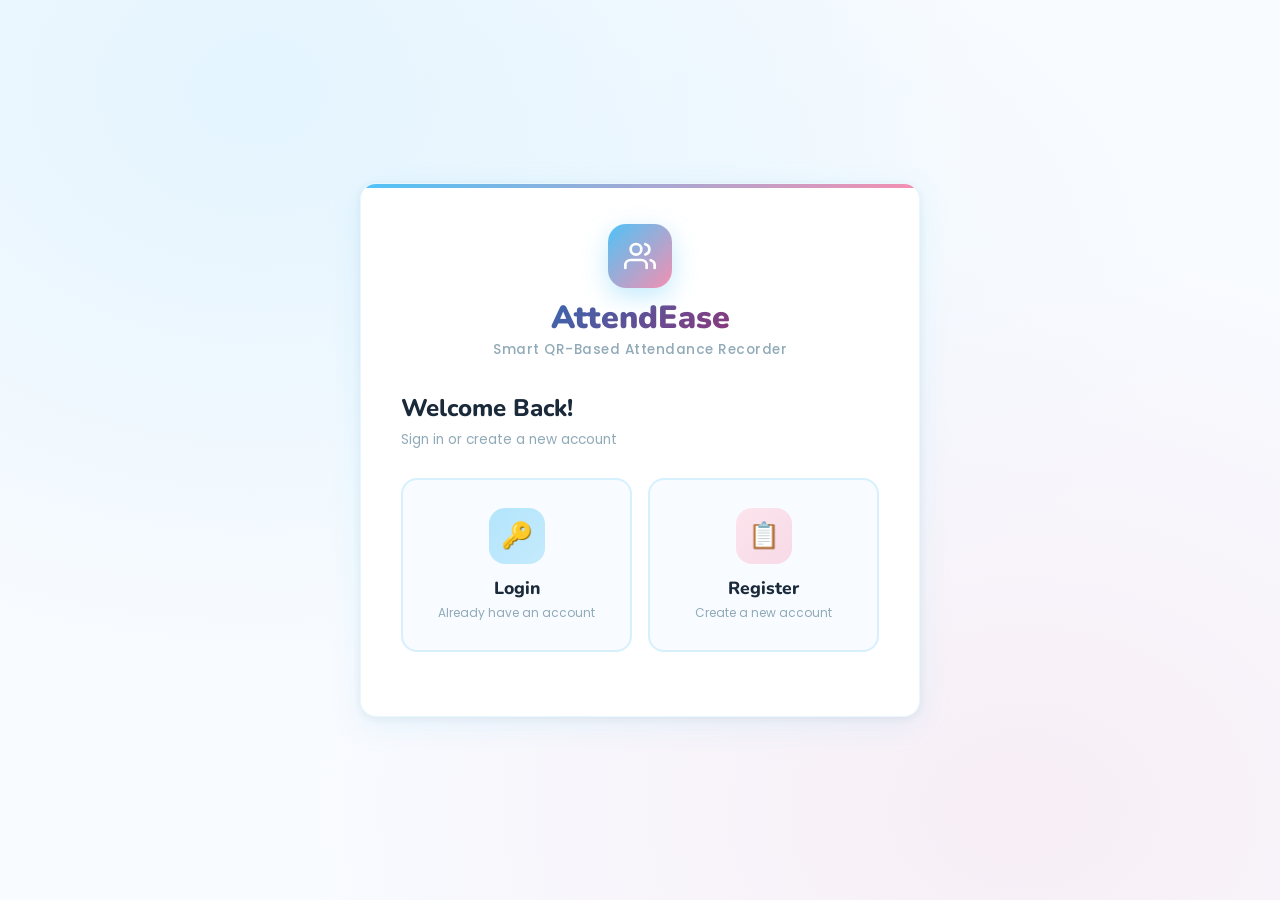
<file: static/pages/index.html>
<!DOCTYPE html>
<html lang="en">
<head>
  <meta charset="UTF-8" />
  <meta name="viewport" content="width=device-width, initial-scale=1.0" />
  <title>AttendEase — Smart Attendance System</title>
  <link rel="stylesheet" href="/static/css/theme.css" />
</head>
<body>
<div class="page-wrapper">
  <div class="card" style="max-width:560px;">

    <div class="brand">
      <div class="brand-icon">
        <svg viewBox="0 0 24 24" fill="none" stroke="currentColor" stroke-width="2" stroke-linecap="round" stroke-linejoin="round">
          <path d="M17 21v-2a4 4 0 0 0-4-4H5a4 4 0 0 0-4 4v2"/>
          <circle cx="9" cy="7" r="4"/>
          <path d="M23 21v-2a4 4 0 0 0-3-3.87"/>
          <path d="M16 3.13a4 4 0 0 1 0 7.75"/>
        </svg>
      </div>
      <h1>AttendEase</h1>
      <p>Smart QR-Based Attendance Recorder</p>
    </div>

    <div id="alert-box" class="alert"></div>

    <!-- Step 1: Login / Register choice -->
    <div id="step-auth">
      <p class="page-title">Welcome Back!</p>
      <p class="page-subtitle">Sign in or create a new account</p>

      <div class="role-cards">
        <div class="role-card student" onclick="showLogin()">
          <div class="role-icon">🔑</div>
          <h3>Login</h3>
          <p>Already have an account</p>
        </div>
        <div class="role-card professor" onclick="showRegisterRole()">
          <div class="role-icon">📋</div>
          <h3>Register</h3>
          <p>Create a new account</p>
        </div>
      </div>
    </div>

    <!-- Step 2a: Login Form -->
    <div id="step-login" style="display:none;">
      <p class="page-title">Sign In</p>
      <p class="page-subtitle">Enter your credentials to continue</p>

      <div class="form-group">
        <label>Roll Number / Employee ID</label>
        <input type="text" id="login-id" placeholder="e.g. CS2024001 or PROF001" />
      </div>
      <div class="form-group">
        <label>Password</label>
        <input type="password" id="login-pw" placeholder="Your password" />
      </div>

      <button class="btn btn-primary" onclick="doLogin()">
        <span>Sign In</span>
      </button>
      <button class="btn btn-outline" onclick="showStep('step-auth')">← Back</button>
    </div>

    <!-- Step 2b: Register — Choose role -->
    <div id="step-register-role" style="display:none;">
      <p class="page-title">Create Account</p>
      <p class="page-subtitle">Who are you registering as?</p>

      <div class="role-cards">
        <div class="role-card student" onclick="goRegister('student')">
          <div class="role-icon">🎓</div>
          <h3>Student</h3>
          <p>Record your attendance</p>
        </div>
        <div class="role-card professor" onclick="goRegister('professor')">
          <div class="role-icon">👩‍🏫</div>
          <h3>Professor</h3>
          <p>Manage class sessions</p>
        </div>
      </div>
      <button class="btn btn-outline" onclick="showStep('step-auth')" style="margin-top:8px;">← Back</button>
    </div>

  </div>
</div>

<script src="/static/js/landing.js"></script>
</body>
</html>
</file>
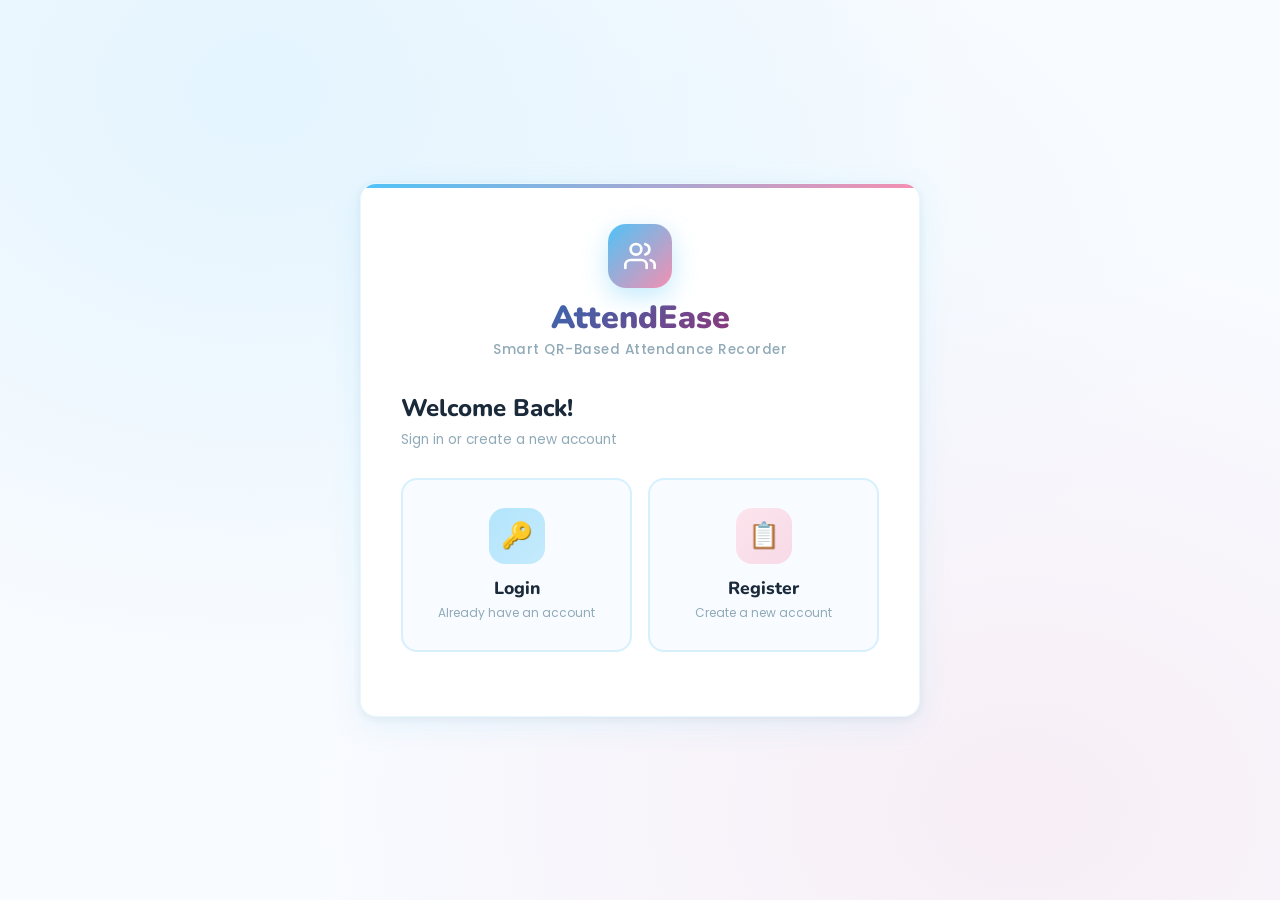
<file: static/pages/professor_dashboard.html>
<!DOCTYPE html>
<html lang="en">
<head>
  <meta charset="UTF-8" />
  <meta name="viewport" content="width=device-width, initial-scale=1.0" />
  <title>AttendEase — Professor Dashboard</title>
  <link rel="stylesheet" href="/static/css/theme.css" />
</head>
<body>

<!-- TOP NAV -->
<nav class="topnav">
  <span class="topnav-brand">AttendEase 👩‍🏫</span>
  <div class="topnav-user">
    <div class="avatar" id="nav-avatar" style="background:linear-gradient(135deg,var(--accent),var(--accent-dark));">P</div>
    <span style="font-size:0.85rem;font-weight:600;color:var(--text-mid);" id="nav-name">Professor</span>
    <button class="logout-btn" onclick="logout()">Logout</button>
  </div>
</nav>

<div class="dashboard-wrapper">

  <div class="dashboard-header">
    <h2 id="welcome-msg">Hello, Professor! 👋</h2>
    <p id="dept-info">Department: —</p>
  </div>

  <div id="alert-box" class="alert" style="margin-bottom:16px;"></div>

  <!-- ---- START SESSION PANEL ---- -->
  <div class="panel" style="margin-bottom:20px;">
    <div class="panel-header">
      <h3>🎯 Start Attendance Session</h3>
      <span id="session-live-badge" class="badge badge-error" style="display:none;">● LIVE</span>
    </div>
    <div class="panel-body">
      <div class="form-group">
        <label>Select Subject</label>
        <div class="subject-chips" id="subject-chips">
          <!-- populated by JS -->
        </div>
        <input type="hidden" id="selected-subject" />
      </div>

      <div class="form-group">
        <label>Lecture Time Frame</label>
        <div style="display:grid;grid-template-columns:1fr 1fr;gap:12px;">
          <div>
            <label style="font-size:0.75rem;color:var(--text-light);text-transform:none;">Start</label>
            <input type="time" id="lec-start" />
          </div>
          <div>
            <label style="font-size:0.75rem;color:var(--text-light);text-transform:none;">End</label>
            <input type="time" id="lec-end" />
          </div>
        </div>
      </div>

      <div class="form-group">
        <label>Attendance Window <span style="font-weight:400;text-transform:none;color:var(--text-light);">(default 10 min, max 10 min)</span></label>
        <input type="number" id="session-duration" value="10" min="1" max="10" placeholder="Minutes" />
      </div>

      <div id="session-timer-wrap" style="display:none;text-align:center;margin:16px 0;">
        <div class="timer-ring">
          <div class="timer-display" id="session-countdown">10:00</div>
          <div class="timer-label">session closing in</div>
        </div>
        <button class="btn btn-outline" onclick="stopSession()" style="max-width:200px;margin:0 auto;border-color:var(--error);color:var(--error);">
          Stop Session Early
        </button>
      </div>

      <button class="btn btn-accent" id="start-session-btn" onclick="startSession()">
        ▶ Start Session
      </button>
    </div>
  </div>

  <!-- ---- MANUAL ATTENDANCE PANEL ---- -->
  <div class="panel" style="margin-bottom:20px;">
    <div class="panel-header">
      <h3>📝 Manual Attendance (Marks as Late)</h3>
    </div>
    <div class="panel-body">
      <div style="display:grid;grid-template-columns:1fr auto;gap:12px;align-items:end;">
        <div class="form-group" style="margin:0;">
          <label>Student Roll Number</label>
          <input type="text" id="manual-roll" placeholder="e.g. CS2024001" />
        </div>
        <button class="btn btn-primary" onclick="manualAttendance()" style="width:auto;padding:12px 20px;margin:0;">
          Mark Late
        </button>
      </div>
      <div id="manual-result" class="alert" style="margin-top:12px;"></div>
    </div>
  </div>

  <!-- ---- CLASS STATS ---- -->
  <div class="panel" style="margin-bottom:20px;">
    <div class="panel-header">
      <h3>📊 Class Attendance Overview</h3>
      <select id="stats-subject-filter" onchange="loadClassStats()" style="padding:6px 12px;border-radius:8px;border:2px solid rgba(79,195,247,0.2);font-family:Poppins,sans-serif;font-size:0.82rem;color:var(--text-mid);">
        <option value="all">All Subjects</option>
      </select>
    </div>
    <div class="panel-body">
      <div class="stats-grid" style="margin-bottom:0;">
        <div class="stat-card present">
          <div class="stat-label">Avg Present</div>
          <div class="stat-value" id="cls-present">—</div>
        </div>
        <div class="stat-card absent">
          <div class="stat-label">Avg Absent</div>
          <div class="stat-value" id="cls-absent">—</div>
        </div>
        <div class="stat-card late">
          <div class="stat-label">Avg Late</div>
          <div class="stat-value" id="cls-late">—</div>
        </div>
        <div class="stat-card total">
          <div class="stat-label">Students</div>
          <div class="stat-value" id="cls-total">—</div>
        </div>
      </div>
    </div>
  </div>

  <!-- ---- DEFAULTERS ---- -->
  <div class="panel" style="margin-bottom:20px;">
    <div class="panel-header" style="background:rgba(239,83,80,0.04);">
      <h3>⚠️ Defaulter Students <span style="font-weight:400;font-size:0.8rem;color:var(--text-light);">(attendance &lt; 75%)</span></h3>
      <span class="badge badge-error" id="defaulter-count">0</span>
    </div>
    <div style="overflow-x:auto;">
      <table class="data-table">
        <thead>
          <tr>
            <th>Roll No</th>
            <th>Name</th>
            <th>Subject</th>
            <th>Attendance %</th>
            <th>Status</th>
          </tr>
        </thead>
        <tbody id="defaulter-body">
          <tr><td colspan="5" style="text-align:center;color:var(--text-light);padding:24px;">No defaulters 🎉</td></tr>
        </tbody>
      </table>
    </div>
  </div>

  <!-- ---- FULL STUDENT LIST ---- -->
  <div class="panel">
    <div class="panel-header">
      <h3>👥 All Students</h3>
      <input type="text" id="student-search" placeholder="Search by name or roll…" oninput="filterStudents()"
             style="padding:6px 14px;border-radius:20px;border:2px solid rgba(79,195,247,0.2);font-family:Poppins,sans-serif;font-size:0.82rem;outline:none;width:200px;" />
    </div>
    <div style="overflow-x:auto;">
      <table class="data-table">
        <thead>
          <tr>
            <th>Roll No</th>
            <th>Name</th>
            <th>Department</th>
            <th>Present</th>
            <th>Absent</th>
            <th>Late</th>
            <th>%</th>
          </tr>
        </thead>
        <tbody id="students-body">
          <tr><td colspan="7" style="text-align:center;color:var(--text-light);padding:24px;">No students enrolled yet.</td></tr>
        </tbody>
      </table>
    </div>
  </div>

</div>

<!-- CONFIRM STOP SESSION MODAL -->
<div class="modal-overlay" id="stop-modal">
  <div class="modal">
    <div class="modal-icon">⏹️</div>
    <h3>Stop Session?</h3>
    <p>Are you sure you want to end the attendance session early?</p>
    <button class="btn btn-primary" onclick="confirmStop()" style="max-width:220px;margin:0 auto 8px;">Yes, Stop</button>
    <button class="btn btn-outline" onclick="closeModal('stop-modal')" style="max-width:220px;margin:0 auto;">Cancel</button>
  </div>
</div>

<script src="/static/js/professor_dashboard.js"></script>
</body>
</html>
</file>
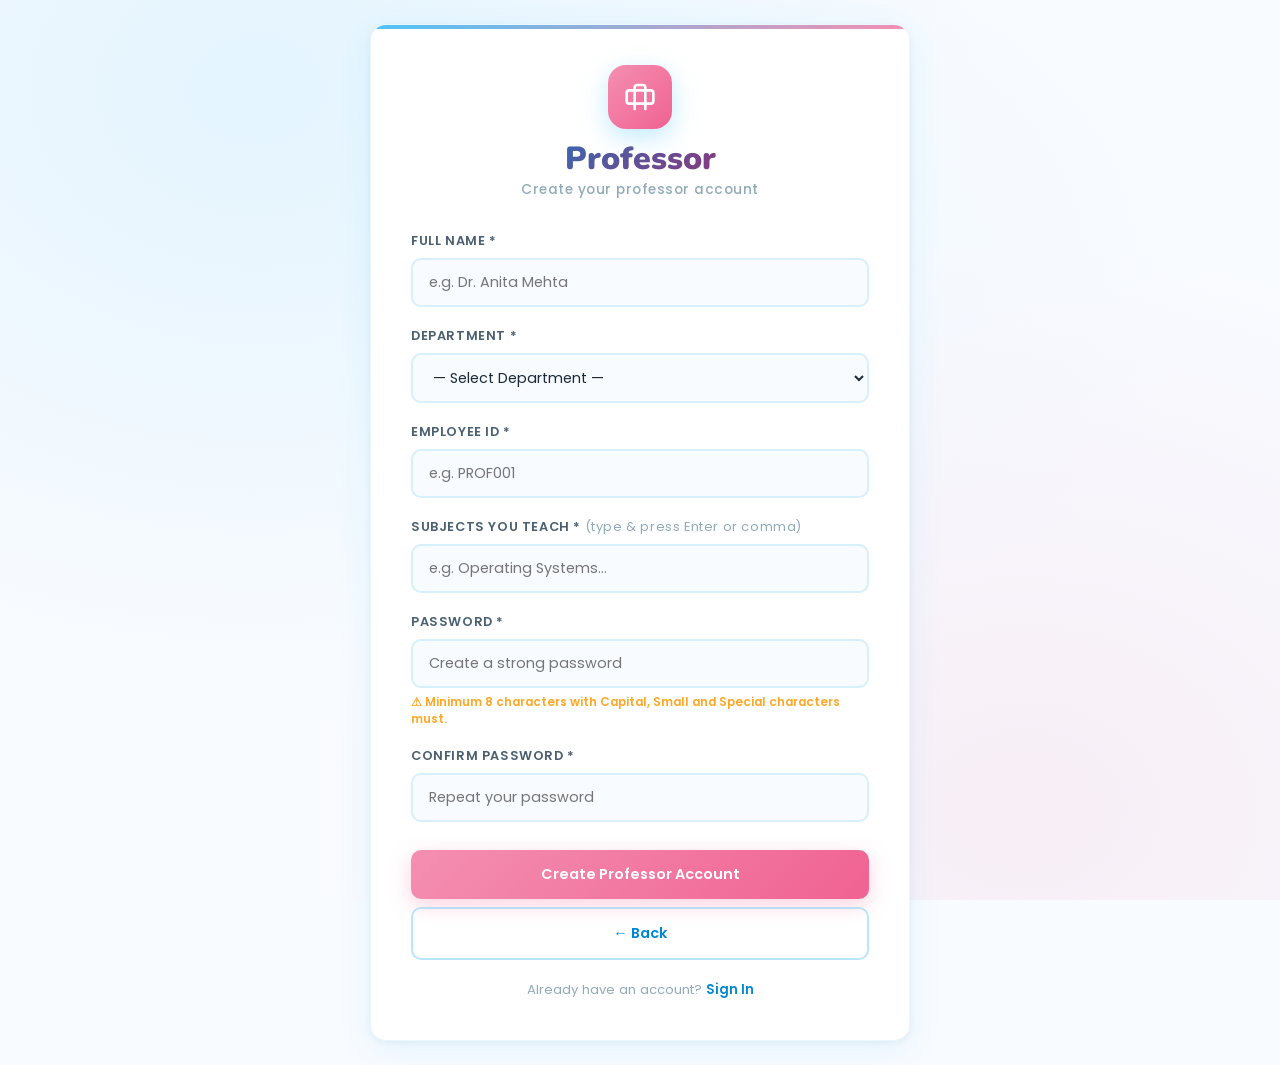
<file: static/pages/register_professor.html>
<!DOCTYPE html>
<html lang="en">
<head>
  <meta charset="UTF-8" />
  <meta name="viewport" content="width=device-width, initial-scale=1.0" />
  <title>AttendEase — Professor Registration</title>
  <link rel="stylesheet" href="/static/css/theme.css" />
</head>
<body>
<div class="page-wrapper">
  <div class="card" style="max-width:540px;">

    <div class="brand">
      <div class="brand-icon" style="background: linear-gradient(135deg,#f48fb1,#f06292);">
        <svg viewBox="0 0 24 24" fill="none" stroke="currentColor" stroke-width="2" stroke-linecap="round" stroke-linejoin="round">
          <path d="M20 7H4a2 2 0 0 0-2 2v6a2 2 0 0 0 2 2h16a2 2 0 0 0 2-2V9a2 2 0 0 0-2-2z"/>
          <path d="M16 21V5a2 2 0 0 0-2-2h-4a2 2 0 0 0-2 2v16"/>
        </svg>
      </div>
      <h1>Professor</h1>
      <p>Create your professor account</p>
    </div>

    <div id="alert-box" class="alert"></div>

    <form id="professor-form" onsubmit="return false;">

      <div class="form-group">
        <label>Full Name *</label>
        <input type="text" id="p-name" placeholder="e.g. Dr. Anita Mehta" autocomplete="name" />
        <span class="error-msg" id="err-name">Name is required.</span>
      </div>

      <div class="form-group">
        <label>Department *</label>
        <select id="p-dept">
          <option value="">— Select Department —</option>
          <option>Computer Science</option>
          <option>Artificial Intelligence and Machine Learning</option>
          <option>Data Science</option>
          <option>Information Technology</option>
          <option>Civil</option>
          <option>Automobile</option>
          <option>Mechanical</option>
          
          
        </select>
        <span class="error-msg" id="err-dept">Please select your department.</span>
      </div>

      <div class="form-group">
        <label>Employee ID *</label>
        <input type="text" id="p-empid" placeholder="e.g. PROF001" autocomplete="off" />
        <span class="error-msg" id="err-empid">Employee ID is required.</span>
        <span class="error-msg" id="err-empid-dup">This Employee ID is already registered.</span>
      </div>

      <div class="form-group">
        <label>Subjects You Teach * <span style="font-weight:400;text-transform:none;color:var(--text-light);">(type & press Enter or comma)</span></label>
        <div class="tag-input-wrapper" id="subjects-wrapper" onclick="document.getElementById('subject-input').focus()">
          <input class="tag-input" id="subject-input" type="text"
                 placeholder="e.g. Operating Systems…" />
        </div>
        <span class="error-msg" id="err-subjects">Add at least one subject.</span>
        <input type="hidden" id="p-subjects" />
      </div>

      <div class="form-group">
        <label>Password *</label>
        <input type="password" id="p-pw" placeholder="Create a strong password" autocomplete="new-password" />
        <div class="form-hint warning">⚠ Minimum 8 characters with Capital, Small and Special characters must.</div>
        <span class="error-msg" id="err-pw">Password does not meet requirements.</span>
      </div>

      <div class="form-group">
        <label>Confirm Password *</label>
        <input type="password" id="p-pw2" placeholder="Repeat your password" autocomplete="new-password" />
        <span class="error-msg" id="err-pw2">Passwords do not match.</span>
      </div>

      <button class="btn btn-accent" onclick="submitProfessor()">
        <span id="btn-text">Create Professor Account</span>
        <div class="spinner" id="btn-spin" style="display:none;"></div>
      </button>
      <button class="btn btn-outline" onclick="history.back()">← Back</button>

    </form>

    <p class="link-text">Already have an account? <a href="/static/pages/index.html">Sign In</a></p>

  </div>
</div>

<script src="/static/js/register_professor.js"></script>
</body>
</html>
</file>
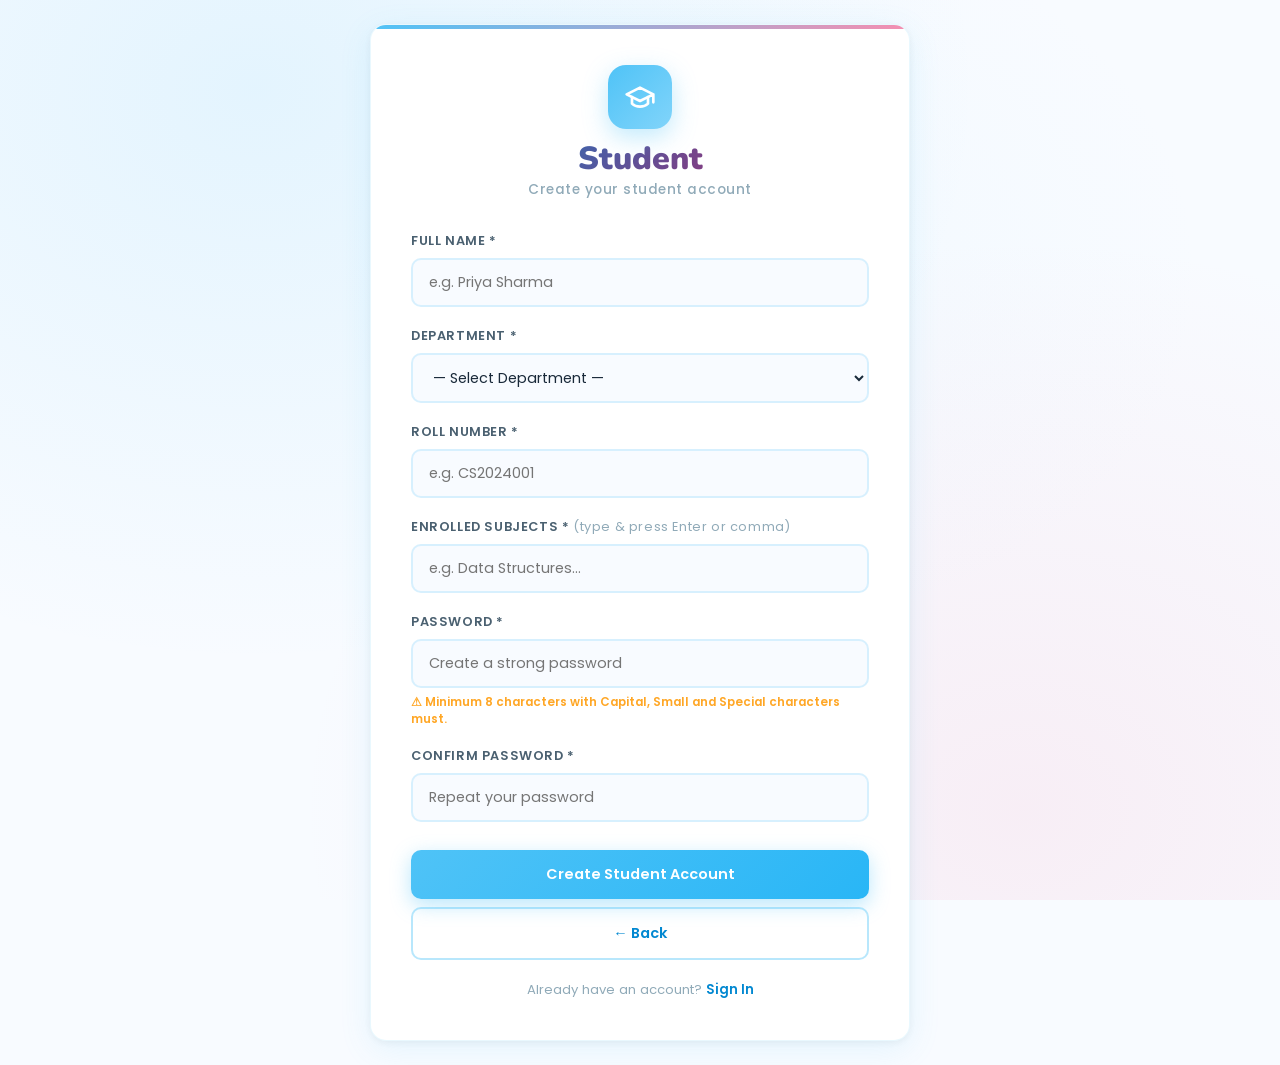
<file: static/pages/register_student.html>
<!DOCTYPE html>
<html lang="en">
<head>
  <meta charset="UTF-8" />
  <meta name="viewport" content="width=device-width, initial-scale=1.0" />
  <title>AttendEase — Student Registration</title>
  <link rel="stylesheet" href="/static/css/theme.css" />
</head>
<body>
<div class="page-wrapper">
  <div class="card" style="max-width:540px;">

    <div class="brand">
      <div class="brand-icon" style="background: linear-gradient(135deg,#4fc3f7,#81d4fa);">
        <svg viewBox="0 0 24 24" fill="none" stroke="currentColor" stroke-width="2" stroke-linecap="round" stroke-linejoin="round">
          <path d="M22 10v6M2 10l10-5 10 5-10 5z"/>
          <path d="M6 12v5c3 3 9 3 12 0v-5"/>
        </svg>
      </div>
      <h1>Student</h1>
      <p>Create your student account</p>
    </div>

    <div id="alert-box" class="alert"></div>

    <form id="student-form" onsubmit="return false;">

      <div class="form-group">
        <label>Full Name *</label>
        <input type="text" id="s-name" placeholder="e.g. Priya Sharma" autocomplete="name" />
        <span class="error-msg" id="err-name">Name is required.</span>
      </div>

      <div class="form-group">
        <label>Department *</label>
        <select id="s-dept">
          <option value="">— Select Department —</option>
          <option>Computer Science</option>
          <option>Artificial Intelligence and Machine Learning</option>
          <option>Data Science</option>
          <option>Information Technology</option>
          <option>Civil</option>
          <option>Automobile</option>
          <option>Mechanical</option>
        </select>
        <span class="error-msg" id="err-dept">Please select your department.</span>
      </div>

      <div class="form-group">
        <label>Roll Number *</label>
        <input type="text" id="s-roll" placeholder="e.g. CS2024001" autocomplete="off" />
        <span class="error-msg" id="err-roll">Roll number is required.</span>
        <span class="error-msg" id="err-roll-dup">This roll number is already registered.</span>
      </div>

      <div class="form-group">
        <label>Enrolled Subjects * <span style="font-weight:400;text-transform:none;color:var(--text-light);">(type & press Enter or comma)</span></label>
        <div class="tag-input-wrapper" id="subjects-wrapper" onclick="document.getElementById('subject-input').focus()">
          <input class="tag-input" id="subject-input" type="text"
                 placeholder="e.g. Data Structures…" />
        </div>
        <span class="error-msg" id="err-subjects">Add at least one subject.</span>
        <input type="hidden" id="s-subjects" />
      </div>

      <div class="form-group">
        <label>Password *</label>
        <input type="password" id="s-pw" placeholder="Create a strong password" autocomplete="new-password" />
        <div class="form-hint warning">⚠ Minimum 8 characters with Capital, Small and Special characters must.</div>
        <span class="error-msg" id="err-pw">Password does not meet requirements.</span>
      </div>

      <div class="form-group">
        <label>Confirm Password *</label>
        <input type="password" id="s-pw2" placeholder="Repeat your password" autocomplete="new-password" />
        <span class="error-msg" id="err-pw2">Passwords do not match.</span>
      </div>

      <button class="btn btn-primary" onclick="submitStudent()">
        <span id="btn-text">Create Student Account</span>
        <div class="spinner" id="btn-spin" style="display:none;"></div>
      </button>
      <button class="btn btn-outline" onclick="history.back()">← Back</button>

    </form>

    <p class="link-text">Already have an account? <a href="/static/pages/index.html">Sign In</a></p>

  </div>
</div>

<script src="/static/js/register_student.js"></script>
</body>
</html>
</file>
<file: static/css/theme.css>
/* =============================================
   ATTENDEASE - Global Theme (Light Blue & Pink)
   ============================================= */

@import url('https://fonts.googleapis.com/css2?family=Nunito:wght@400;500;600;700;800;900&family=Poppins:wght@300;400;500;600;700&display=swap');

:root {
  --primary: #4fc3f7;
  --primary-dark: #0288d1;
  --primary-light: #b3e5fc;
  --accent: #f48fb1;
  --accent-dark: #c2185b;
  --accent-light: #fce4ec;
  --white: #ffffff;
  --off-white: #f8fbff;
  --text-dark: #1a2a3a;
  --text-mid: #4a6070;
  --text-light: #90aab8;
  --success: #66bb6a;
  --error: #ef5350;
  --warning: #ffa726;
  --shadow-soft: 0 4px 20px rgba(79, 195, 247, 0.15);
  --shadow-card: 0 8px 32px rgba(79, 195, 247, 0.12), 0 2px 8px rgba(0,0,0,0.06);
  --shadow-hover: 0 16px 48px rgba(79, 195, 247, 0.25);
  --border-radius: 16px;
  --border-radius-sm: 10px;
  --transition: all 0.3s cubic-bezier(0.4, 0, 0.2, 1);
}

*, *::before, *::after {
  box-sizing: border-box;
  margin: 0;
  padding: 0;
}

html {
  font-size: 16px;
  scroll-behavior: smooth;
}

body {
  font-family: 'Poppins', sans-serif;
  background: var(--off-white);
  color: var(--text-dark);
  min-height: 100vh;
  background-image:
    radial-gradient(ellipse at 20% 10%, rgba(79, 195, 247, 0.12) 0%, transparent 50%),
    radial-gradient(ellipse at 80% 90%, rgba(244, 143, 177, 0.12) 0%, transparent 50%),
    radial-gradient(ellipse at 60% 30%, rgba(179, 229, 252, 0.08) 0%, transparent 40%);
  background-attachment: fixed;
}

/* ---- SHARED LAYOUT ---- */
.page-wrapper {
  min-height: 100vh;
  display: flex;
  align-items: center;
  justify-content: center;
  padding: 24px 16px;
}

.card {
  background: var(--white);
  border-radius: var(--border-radius);
  box-shadow: var(--shadow-card);
  padding: 40px 40px;
  width: 100%;
  max-width: 520px;
  border: 1px solid rgba(79, 195, 247, 0.12);
  position: relative;
  overflow: hidden;
  animation: slideUp 0.5s cubic-bezier(0.4, 0, 0.2, 1) both;
}

.card::before {
  content: '';
  position: absolute;
  top: 0; left: 0; right: 0;
  height: 4px;
  background: linear-gradient(90deg, var(--primary), var(--accent));
}

@keyframes slideUp {
  from { opacity: 0; transform: translateY(28px); }
  to   { opacity: 1; transform: translateY(0); }
}

/* ---- LOGO / BRAND ---- */
.brand {
  text-align: center;
  margin-bottom: 32px;
}

.brand-icon {
  width: 64px; height: 64px;
  background: linear-gradient(135deg, var(--primary), var(--accent));
  border-radius: 18px;
  display: inline-flex;
  align-items: center;
  justify-content: center;
  margin-bottom: 12px;
  box-shadow: 0 8px 24px rgba(79, 195, 247, 0.35);
}

.brand-icon svg { width: 32px; height: 32px; color: white; }

.brand h1 {
  font-family: 'Nunito', sans-serif;
  font-size: 2rem;
  font-weight: 900;
  background: linear-gradient(135deg, var(--primary-dark), var(--accent-dark));
  -webkit-background-clip: text;
  -webkit-text-fill-color: transparent;
  background-clip: text;
  line-height: 1.1;
}

.brand p {
  font-size: 0.85rem;
  color: var(--text-light);
  margin-top: 4px;
  font-weight: 500;
  letter-spacing: 0.5px;
}

/* ---- PAGE TITLE ---- */
.page-title {
  font-family: 'Nunito', sans-serif;
  font-size: 1.5rem;
  font-weight: 800;
  color: var(--text-dark);
  margin-bottom: 6px;
}

.page-subtitle {
  font-size: 0.85rem;
  color: var(--text-light);
  margin-bottom: 28px;
}

/* ---- FORM ELEMENTS ---- */
.form-group {
  margin-bottom: 20px;
  position: relative;
}

.form-group label {
  display: block;
  font-size: 0.8rem;
  font-weight: 600;
  color: var(--text-mid);
  margin-bottom: 8px;
  text-transform: uppercase;
  letter-spacing: 0.6px;
}

.form-group input,
.form-group select,
.form-group textarea {
  width: 100%;
  padding: 12px 16px;
  border: 2px solid rgba(79, 195, 247, 0.2);
  border-radius: var(--border-radius-sm);
  font-family: 'Poppins', sans-serif;
  font-size: 0.9rem;
  color: var(--text-dark);
  background: var(--off-white);
  transition: var(--transition);
  outline: none;
}

.form-group input:focus,
.form-group select:focus,
.form-group textarea:focus {
  border-color: var(--primary);
  background: var(--white);
  box-shadow: 0 0 0 4px rgba(79, 195, 247, 0.12);
}

.form-group input.error {
  border-color: var(--error);
  box-shadow: 0 0 0 4px rgba(239, 83, 80, 0.08);
}

.form-hint {
  font-size: 0.74rem;
  color: var(--text-light);
  margin-top: 6px;
  line-height: 1.4;
}

.form-hint.warning {
  color: var(--warning);
  font-weight: 600;
}

.error-msg {
  font-size: 0.75rem;
  color: var(--error);
  margin-top: 5px;
  font-weight: 600;
  display: none;
}

.error-msg.show { display: block; }

/* ---- TAGS / MULTI-ENTRY ---- */
.tag-input-wrapper {
  border: 2px solid rgba(79, 195, 247, 0.2);
  border-radius: var(--border-radius-sm);
  background: var(--off-white);
  padding: 8px 10px;
  display: flex;
  flex-wrap: wrap;
  gap: 6px;
  min-height: 48px;
  cursor: text;
  transition: var(--transition);
}

.tag-input-wrapper:focus-within {
  border-color: var(--primary);
  background: var(--white);
  box-shadow: 0 0 0 4px rgba(79, 195, 247, 0.12);
}

.tag {
  display: inline-flex;
  align-items: center;
  gap: 5px;
  background: linear-gradient(135deg, var(--primary-light), var(--accent-light));
  border: 1px solid rgba(79, 195, 247, 0.3);
  border-radius: 20px;
  padding: 3px 10px 3px 12px;
  font-size: 0.78rem;
  font-weight: 600;
  color: var(--primary-dark);
}

.tag button {
  background: none; border: none; cursor: pointer;
  color: var(--accent-dark);
  font-size: 1rem;
  line-height: 1;
  padding: 0;
  opacity: 0.7;
  transition: opacity 0.2s;
}

.tag button:hover { opacity: 1; }

.tag-input {
  border: none !important;
  outline: none !important;
  background: transparent !important;
  padding: 4px 6px !important;
  min-width: 120px;
  flex: 1;
  font-size: 0.88rem;
  color: var(--text-dark);
  box-shadow: none !important;
}

/* ---- BUTTONS ---- */
.btn {
  display: inline-flex;
  align-items: center;
  justify-content: center;
  gap: 8px;
  padding: 14px 28px;
  border-radius: var(--border-radius-sm);
  font-family: 'Poppins', sans-serif;
  font-size: 0.9rem;
  font-weight: 600;
  cursor: pointer;
  border: none;
  transition: var(--transition);
  text-decoration: none;
  position: relative;
  overflow: hidden;
}

.btn::after {
  content: '';
  position: absolute;
  inset: 0;
  background: rgba(255,255,255,0.15);
  opacity: 0;
  transition: opacity 0.2s;
}
.btn:hover::after { opacity: 1; }

.btn-primary {
  background: linear-gradient(135deg, var(--primary), #29b6f6);
  color: white;
  box-shadow: 0 6px 20px rgba(79, 195, 247, 0.4);
  width: 100%;
  margin-top: 8px;
}

.btn-primary:hover {
  transform: translateY(-2px);
  box-shadow: 0 10px 28px rgba(79, 195, 247, 0.5);
}

.btn-accent {
  background: linear-gradient(135deg, var(--accent), #f06292);
  color: white;
  box-shadow: 0 6px 20px rgba(244, 143, 177, 0.4);
  width: 100%;
  margin-top: 8px;
}

.btn-accent:hover {
  transform: translateY(-2px);
  box-shadow: 0 10px 28px rgba(244, 143, 177, 0.5);
}

.btn-outline {
  background: transparent;
  color: var(--primary-dark);
  border: 2px solid rgba(79, 195, 247, 0.4);
  width: 100%;
  margin-top: 8px;
}

.btn-outline:hover {
  border-color: var(--primary);
  background: var(--primary-light);
  transform: translateY(-2px);
}

.btn:disabled {
  opacity: 0.5;
  cursor: not-allowed;
  transform: none !important;
}

/* ---- ROLE SELECTOR CARDS ---- */
.role-cards {
  display: grid;
  grid-template-columns: 1fr 1fr;
  gap: 16px;
  margin: 24px 0;
}

.role-card {
  border: 2px solid rgba(79, 195, 247, 0.2);
  border-radius: var(--border-radius);
  padding: 28px 20px;
  text-align: center;
  cursor: pointer;
  transition: var(--transition);
  background: var(--off-white);
  position: relative;
  overflow: hidden;
}

.role-card::before {
  content: '';
  position: absolute;
  inset: 0;
  opacity: 0;
  transition: opacity 0.3s;
}

.role-card.student::before {
  background: linear-gradient(135deg, rgba(79, 195, 247, 0.08), rgba(179, 229, 252, 0.15));
}

.role-card.professor::before {
  background: linear-gradient(135deg, rgba(244, 143, 177, 0.08), rgba(252, 228, 236, 0.15));
}

.role-card:hover::before { opacity: 1; }

.role-card:hover {
  transform: translateY(-4px);
  box-shadow: var(--shadow-hover);
}

.role-card.student:hover { border-color: var(--primary); }
.role-card.professor:hover { border-color: var(--accent); }

.role-icon {
  width: 56px; height: 56px;
  border-radius: 16px;
  display: inline-flex;
  align-items: center;
  justify-content: center;
  margin-bottom: 12px;
  font-size: 1.6rem;
}

.role-card.student .role-icon {
  background: linear-gradient(135deg, var(--primary-light), rgba(79, 195, 247, 0.3));
}

.role-card.professor .role-icon {
  background: linear-gradient(135deg, var(--accent-light), rgba(244, 143, 177, 0.3));
}

.role-card h3 {
  font-family: 'Nunito', sans-serif;
  font-size: 1.1rem;
  font-weight: 800;
  color: var(--text-dark);
  margin-bottom: 4px;
}

.role-card p {
  font-size: 0.75rem;
  color: var(--text-light);
}

/* ---- DIVIDER ---- */
.divider {
  display: flex;
  align-items: center;
  gap: 12px;
  margin: 20px 0;
  color: var(--text-light);
  font-size: 0.78rem;
}

.divider::before, .divider::after {
  content: '';
  flex: 1;
  height: 1px;
  background: rgba(79, 195, 247, 0.2);
}

/* ---- LINK TEXT ---- */
.link-text {
  text-align: center;
  font-size: 0.82rem;
  color: var(--text-light);
  margin-top: 20px;
}

.link-text a {
  color: var(--primary-dark);
  font-weight: 600;
  text-decoration: none;
  transition: color 0.2s;
}

.link-text a:hover { color: var(--accent-dark); }

/* ---- ALERT / TOAST ---- */
.alert {
  padding: 14px 18px;
  border-radius: var(--border-radius-sm);
  font-size: 0.85rem;
  font-weight: 500;
  margin-bottom: 16px;
  display: none;
  align-items: center;
  gap: 10px;
  animation: fadeIn 0.3s ease;
}

.alert.show { display: flex; }

@keyframes fadeIn {
  from { opacity: 0; transform: translateY(-8px); }
  to { opacity: 1; transform: translateY(0); }
}

.alert-success {
  background: rgba(102, 187, 106, 0.12);
  border: 1px solid rgba(102, 187, 106, 0.3);
  color: #2e7d32;
}

.alert-error {
  background: rgba(239, 83, 80, 0.1);
  border: 1px solid rgba(239, 83, 80, 0.25);
  color: #c62828;
}

.alert-info {
  background: rgba(79, 195, 247, 0.1);
  border: 1px solid rgba(79, 195, 247, 0.25);
  color: var(--primary-dark);
}

/* ---- DASHBOARD NAV ---- */
.topnav {
  background: white;
  border-bottom: 1px solid rgba(79, 195, 247, 0.15);
  padding: 0 32px;
  height: 64px;
  display: flex;
  align-items: center;
  justify-content: space-between;
  box-shadow: var(--shadow-soft);
  position: sticky; top: 0; z-index: 100;
}

.topnav-brand {
  font-family: 'Nunito', sans-serif;
  font-size: 1.4rem;
  font-weight: 900;
  background: linear-gradient(135deg, var(--primary-dark), var(--accent-dark));
  -webkit-background-clip: text;
  -webkit-text-fill-color: transparent;
  background-clip: text;
}

.topnav-user {
  display: flex;
  align-items: center;
  gap: 12px;
}

.avatar {
  width: 38px; height: 38px;
  border-radius: 50%;
  background: linear-gradient(135deg, var(--primary), var(--accent));
  display: flex;
  align-items: center;
  justify-content: center;
  color: white;
  font-weight: 700;
  font-size: 0.9rem;
}

.logout-btn {
  background: none;
  border: 2px solid rgba(239, 83, 80, 0.3);
  color: var(--error);
  border-radius: 8px;
  padding: 6px 14px;
  font-size: 0.78rem;
  font-weight: 600;
  cursor: pointer;
  transition: var(--transition);
  font-family: 'Poppins', sans-serif;
}

.logout-btn:hover {
  background: rgba(239, 83, 80, 0.08);
  border-color: var(--error);
}

/* ---- DASHBOARD GRID ---- */
.dashboard-wrapper {
  max-width: 1100px;
  margin: 0 auto;
  padding: 32px 24px;
}

.dashboard-header {
  margin-bottom: 28px;
}

.dashboard-header h2 {
  font-family: 'Nunito', sans-serif;
  font-size: 1.8rem;
  font-weight: 900;
  color: var(--text-dark);
}

.dashboard-header p {
  color: var(--text-light);
  font-size: 0.88rem;
  margin-top: 4px;
}

.stats-grid {
  display: grid;
  grid-template-columns: repeat(auto-fit, minmax(200px, 1fr));
  gap: 16px;
  margin-bottom: 28px;
}

.stat-card {
  background: white;
  border-radius: var(--border-radius);
  padding: 24px;
  box-shadow: var(--shadow-soft);
  border: 1px solid rgba(79, 195, 247, 0.1);
  position: relative;
  overflow: hidden;
}

.stat-card::after {
  content: '';
  position: absolute;
  bottom: -20px; right: -20px;
  width: 80px; height: 80px;
  border-radius: 50%;
  opacity: 0.06;
}

.stat-card.present::after { background: var(--success); }
.stat-card.absent::after  { background: var(--error); }
.stat-card.late::after    { background: var(--warning); }
.stat-card.total::after   { background: var(--primary); }

.stat-label {
  font-size: 0.72rem;
  font-weight: 700;
  text-transform: uppercase;
  letter-spacing: 0.8px;
  color: var(--text-light);
  margin-bottom: 10px;
}

.stat-value {
  font-family: 'Nunito', sans-serif;
  font-size: 2.4rem;
  font-weight: 900;
  line-height: 1;
}

.stat-card.present .stat-value { color: var(--success); }
.stat-card.absent  .stat-value { color: var(--error); }
.stat-card.late    .stat-value { color: var(--warning); }
.stat-card.total   .stat-value { color: var(--primary-dark); }

.stat-pct {
  font-size: 0.78rem;
  color: var(--text-light);
  margin-top: 4px;
}

/* ---- CONTENT PANELS ---- */
.panel {
  background: white;
  border-radius: var(--border-radius);
  box-shadow: var(--shadow-soft);
  border: 1px solid rgba(79, 195, 247, 0.1);
  overflow: hidden;
  margin-bottom: 20px;
}

.panel-header {
  padding: 20px 24px;
  border-bottom: 1px solid rgba(79, 195, 247, 0.1);
  display: flex;
  align-items: center;
  justify-content: space-between;
}

.panel-header h3 {
  font-family: 'Nunito', sans-serif;
  font-size: 1.1rem;
  font-weight: 800;
  color: var(--text-dark);
}

.panel-body { padding: 24px; }

/* ---- QR SECTION ---- */
.qr-area {
  text-align: center;
  padding: 32px;
}

.qr-box {
  display: inline-flex;
  align-items: center;
  justify-content: center;
  width: 200px; height: 200px;
  border: 3px dashed rgba(79, 195, 247, 0.4);
  border-radius: var(--border-radius);
  margin: 20px auto;
  font-size: 4rem;
  background: linear-gradient(135deg, var(--primary-light), var(--accent-light));
  cursor: pointer;
  transition: var(--transition);
}

.qr-box:hover {
  border-color: var(--primary);
  transform: scale(1.02);
}

/* ---- PROGRESS BAR ---- */
.progress-bar {
  background: rgba(79, 195, 247, 0.12);
  border-radius: 20px;
  height: 10px;
  overflow: hidden;
  margin-top: 8px;
}

.progress-fill {
  height: 100%;
  border-radius: 20px;
  background: linear-gradient(90deg, var(--primary), var(--accent));
  transition: width 0.6s cubic-bezier(0.4, 0, 0.2, 1);
}

.progress-fill.danger {
  background: linear-gradient(90deg, var(--error), #ef9a9a);
}

/* ---- TABLE ---- */
.data-table {
  width: 100%;
  border-collapse: collapse;
}

.data-table th {
  text-align: left;
  font-size: 0.72rem;
  font-weight: 700;
  text-transform: uppercase;
  letter-spacing: 0.6px;
  color: var(--text-light);
  padding: 10px 16px;
  background: var(--off-white);
}

.data-table td {
  padding: 12px 16px;
  font-size: 0.85rem;
  color: var(--text-mid);
  border-bottom: 1px solid rgba(79, 195, 247, 0.08);
}

.data-table tr:last-child td { border-bottom: none; }

.data-table tr:hover td {
  background: rgba(79, 195, 247, 0.03);
}

.badge {
  display: inline-block;
  padding: 3px 10px;
  border-radius: 20px;
  font-size: 0.72rem;
  font-weight: 700;
}

.badge-success { background: rgba(102, 187, 106, 0.15); color: #2e7d32; }
.badge-error   { background: rgba(239, 83, 80, 0.12);  color: #c62828; }
.badge-warn    { background: rgba(255, 167, 38, 0.15); color: #e65100; }
.badge-info    { background: rgba(79, 195, 247, 0.15); color: var(--primary-dark); }

/* ---- TIMER ---- */
.timer-ring {
  display: flex;
  align-items: center;
  justify-content: center;
  flex-direction: column;
  margin: 16px 0;
}

.timer-display {
  font-family: 'Nunito', sans-serif;
  font-size: 3rem;
  font-weight: 900;
  color: var(--primary-dark);
  letter-spacing: 2px;
}

.timer-label {
  font-size: 0.78rem;
  color: var(--text-light);
  font-weight: 600;
  text-transform: uppercase;
  letter-spacing: 1px;
}

/* ---- SUBJECT SELECTOR ---- */
.subject-chips {
  display: flex;
  flex-wrap: wrap;
  gap: 8px;
  margin: 10px 0;
}

.subject-chip {
  padding: 8px 16px;
  border-radius: 20px;
  font-size: 0.82rem;
  font-weight: 600;
  border: 2px solid rgba(79, 195, 247, 0.25);
  background: var(--off-white);
  color: var(--text-mid);
  cursor: pointer;
  transition: var(--transition);
}

.subject-chip:hover, .subject-chip.active {
  border-color: var(--primary);
  background: var(--primary-light);
  color: var(--primary-dark);
}

/* ---- MODAL ---- */
.modal-overlay {
  position: fixed;
  inset: 0;
  background: rgba(10, 30, 50, 0.4);
  backdrop-filter: blur(6px);
  display: flex;
  align-items: center;
  justify-content: center;
  z-index: 1000;
  opacity: 0;
  visibility: hidden;
  transition: var(--transition);
  padding: 20px;
}

.modal-overlay.show {
  opacity: 1;
  visibility: visible;
}

.modal {
  background: white;
  border-radius: var(--border-radius);
  box-shadow: 0 24px 64px rgba(0,0,0,0.15);
  padding: 36px;
  max-width: 440px;
  width: 100%;
  text-align: center;
  transform: scale(0.9);
  transition: transform 0.3s cubic-bezier(0.4, 0, 0.2, 1);
}

.modal-overlay.show .modal { transform: scale(1); }

.modal-icon {
  font-size: 3rem;
  margin-bottom: 16px;
}

.modal h3 {
  font-family: 'Nunito', sans-serif;
  font-size: 1.4rem;
  font-weight: 900;
  color: var(--text-dark);
  margin-bottom: 10px;
}

.modal p {
  color: var(--text-mid);
  font-size: 0.88rem;
  line-height: 1.6;
  margin-bottom: 24px;
}

/* ---- RESPONSIVE ---- */
@media (max-width: 600px) {
  .card { padding: 28px 24px; }
  .role-cards { grid-template-columns: 1fr; }
  .stats-grid { grid-template-columns: 1fr 1fr; }
  .dashboard-wrapper { padding: 16px; }
  .topnav { padding: 0 16px; }
}

/* ---- LOADING SPINNER ---- */
.spinner {
  width: 20px; height: 20px;
  border: 3px solid rgba(255,255,255,0.4);
  border-top-color: white;
  border-radius: 50%;
  animation: spin 0.8s linear infinite;
}

@keyframes spin {
  to { transform: rotate(360deg); }
}

/* ---- FINGERPRINT ANIMATION ---- */
.fingerprint-anim {
  text-align: center;
  padding: 20px;
}

.fp-icon {
  font-size: 5rem;
  display: block;
  margin: 0 auto 16px;
  animation: fpPulse 1.5s ease-in-out infinite;
}

@keyframes fpPulse {
  0%, 100% { transform: scale(1); opacity: 1; }
  50% { transform: scale(1.08); opacity: 0.7; }
}

/* ---- GEOFENCE INDICATOR ---- */
.geo-indicator {
  display: flex;
  align-items: center;
  gap: 8px;
  padding: 10px 16px;
  border-radius: var(--border-radius-sm);
  font-size: 0.82rem;
  font-weight: 600;
  margin-bottom: 16px;
}

.geo-dot {
  width: 10px; height: 10px;
  border-radius: 50%;
  flex-shrink: 0;
}

.geo-in  { background: rgba(102,187,106,0.12); color: #2e7d32; }
.geo-in  .geo-dot { background: var(--success); box-shadow: 0 0 0 3px rgba(102,187,106,0.25); }
.geo-out { background: rgba(239,83,80,0.1); color: #c62828; }
.geo-out .geo-dot { background: var(--error); box-shadow: 0 0 0 3px rgba(239,83,80,0.2); }
</file>
